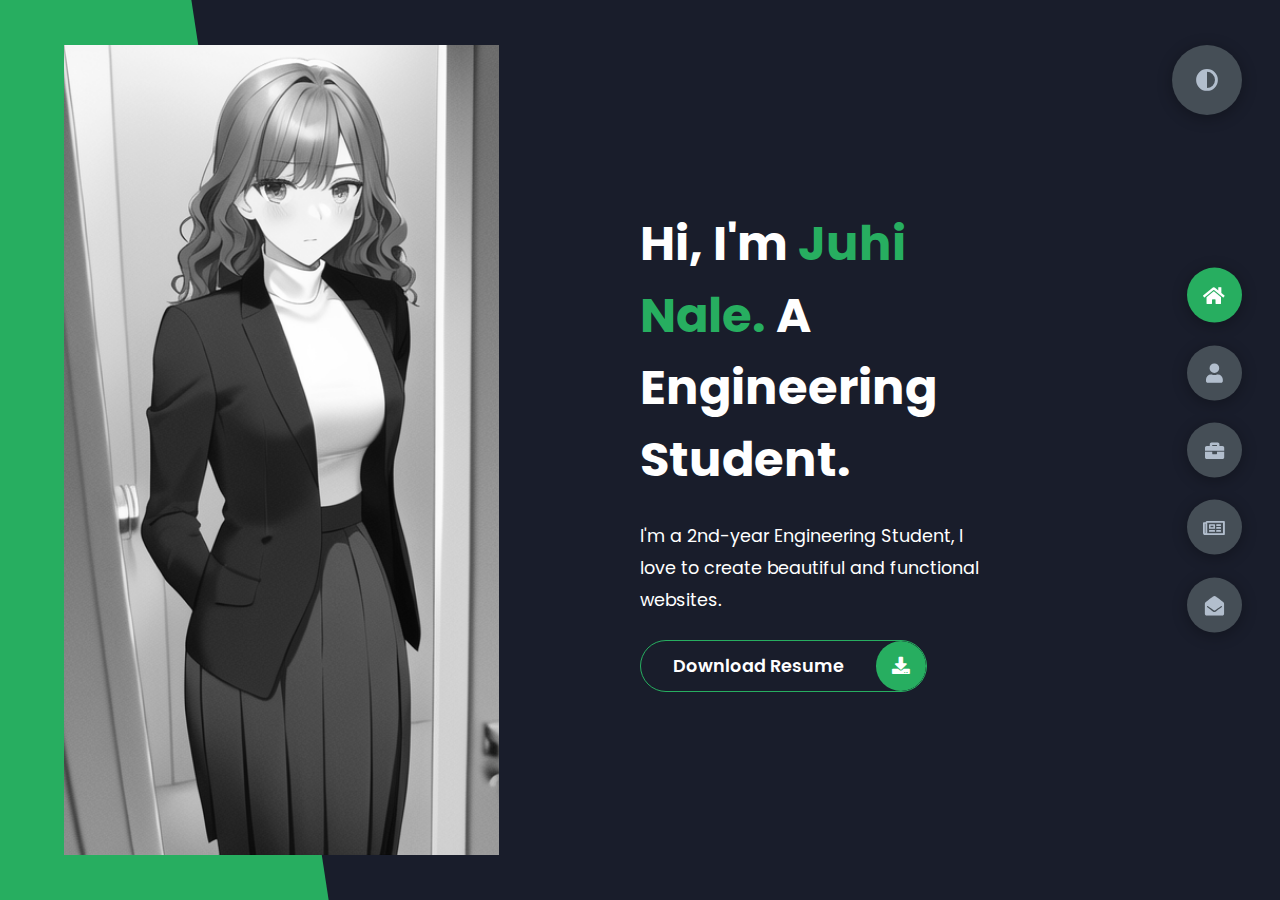
<file: portfolio/index.html>
<!DOCTYPE html>
<html lang="en">
<head>
    <meta charset="UTF-8">
    <meta http-equiv="X-UA-Compatible" content="IE=edge">
    <meta name="viewport" content="width=device-width, initial-scale=1.0">
    <title>Portfolio</title>
    <link rel="stylesheet" href="styles.css">
    <link rel="preconnect" href="https://fonts.googleapis.com">
    <link rel="preconnect" href="https://fonts.gstatic.com" crossorigin>
    <link rel="stylesheet" href="https://cdnjs.cloudflare.com/ajax/libs/font-awesome/5.15.4/css/all.min.css" integrity="sha512-1ycn6IcaQQ40/MKBW2W4Rhis/DbILU74C1vSrLJxCq57o941Ym01SwNsOMqvEBFlcgUa6xLiPY/NS5R+E6ztJQ==" crossorigin="anonymous" referrerpolicy="no-referrer" />
    <link href="https://fonts.googleapis.com/css2?family=Poppins:wght@400;500;600;700;800&display=swap" rel="stylesheet">
</head>
<body class="main-content">
    <header class="container header active" id="home">
        <div class="header-content">
            <div class="left-header">
                <div class="h-shape"></div>
                <div class="image">
                    <img src="girl.png" alt="">
                </div>
            </div>
            <div class="right-header">
                <h1 class="name">
                    Hi, I'm <span>Juhi Nale.</span>
                    A Engineering Student.
                </h1>
                <p>
                    I'm a 2nd-year Engineering Student, I love to create beautiful and functional websites.
                    
                </p>
                <div class="btn-con">
                    <a href="resume.pdf" class="main-btn">
                       <span class="btn-text">Download Resume</span>
                        <span class="btn-icon"><i class="fas fa-download"></i></span>
                    </a>
                </div>
            </div>
        </div>
    </header>
    <main>
        <section class="container about" id="about">
            <div class="main-title">
                
                <h2>About <span>me</span><span class="bg-text">my status</span></h2>
            </div>
            <div class="about-container">
                <div class="left-about">
                    <h4>Information About me</h4>
                    <p>
                        
                        As a passionate and dedicated 2nd-year Computer Engineering student, 
                        I am driven by a relentless curiosity for technology and a fervent desire to contribute meaningfully to the field. 
                        My academic journey has equipped me with a solid foundation in both hardware and software aspects of computer engineering, 
                        laying the groundwork for a future enriched with innovation.
                    </p>
                    <div class="btn-con">
                        <a href="resume.pdf" class="main-btn">
                            <span class="btn-text">Download Resume</span>
                            <span class="btn-icon"><i class="fas fa-download"></i></span>
                        </a>
                    </div>
                </div>
                
 </div>
                    </div>
                </div>
            </div>
            <div class="about-stats">
                <h4 class="stat-title">My Skills</h4>
                <div class="progress-bars">
                    <div class="progress-bar">
                        <p class="prog-title">html</p>
                        <div class="progress-con">
                            <p class="prog-text">80%</p>
                            <div class="progress">
                                <span class="html"></span>
                            </div>
                        </div>
                    </div>
                    <div class="progress-bar">
                        <p class="prog-title">css</p>
                        <div class="progress-con">
                            <p class="prog-text">70%</p>
                            <div class="progress">
                                <span class="css"></span>
                            </div>
                        </div>
                    </div>
                    <div class="progress-bar">
                        <p class="prog-title">javascript</p>
                        <div class="progress-con">
                            <p class="prog-text">75%</p>
                            <div class="progress">
                                <span class="js"></span>
                            </div>
                        </div>
                    </div>
                   
                    <div class="progress-bar">
                        <p class="prog-title">Python</p>
                        <div class="progress-con">
                            <p class="prog-text">70%</p>
                            <div class="progress">
                                <span class="python"></span>
                            </div>
                        </div>
                    </div>
                </div>
            </div>
            
        </section>
        
        <section class="container" id="portfolio">
            <div class="main-title">
                <h2>Completed <span>Courses</span><span class="bg-text">Completed Courses</span></h2>
            </div>
            
            <div class="portfolios">
                
                <div class="portfolio-item">
                    <div class="image">
                        <img src="jdk.jpg" alt="">
                    </div>
                    <div class="hover-items">
                        <h3>Java Programming Fundamentals</h3>
                        <div class="icons">
                            <a href="#" class="icon">
                                <i class="fab fa-github"></i>
                            </a>
                            <a href="#" class="icon">
                                <i class="fab fa-behance"></i>
                            </a>
                            <a href="#" class="icon">
                                <i class="fab fa-youtube"></i>
                            </a>
                        </div>
                    </div>
                </div>
        
                   
            </div>


        </div>
            
        <div class="portfolios">
            
            <div class="portfolio-item">
            
                <div class="image">
                   <img src="C_Programming.png" alt="">
                </div>
                <div class="hover-items">
                    <h3> C Programming </h3>
                    <div class="icons">
                        <a href="#" class="icon">
                            <i class="fab fa-github"></i>
                        </a>
                        <a href="#" class="icon">
                            <i class="fab fa-behance"></i>
                        </a>
                        <a href="#" class="icon">
                            <i class="fab fa-youtube"></i>
                        </a>
                    </div>
                </div>
            </div>
        
    
               
        </div>
        </section>
        <section class="container" id="blogs">
            <div class="blogs-content">
                <div class="main-title">
                    <h2>My<span>Project</span><span class="bg-text">My Project</span></h2>
                </div>
                <div class="blogs">
                    <div class="blog">
                        <img src="mental.png" alt="">
                        <div class="blog-text">
                            <h4>
                                Mental Disorder Identifier
                            </h4>
                            <p>
                                Navigate mental health with the Mental Health Identifier Hub, unlocking self-awareness and resilience through resources and insights.
                            </p>
                        </div>
                    </div>
                    <div class="blog">
                        <img src="lib.png" alt="">
                        <div class="blog-text">
                            <h4>
                                Library Management System
                            </h4>
                            <p>
                                
                                Developed a Java-based GUI library management system for a course project in semester 3.
                            </p>
                        </div>
                    </div>
                    <div class="blog">
                        <img src="phonebook.png" alt="">
                        <div class="blog-text">
                            <h4>
                               Phone Book
                            </h4>
                            <p>
                                Designed a phone book system using advanced data structures for a course project in data structures.
                            </p>
                        </div>
                    </div>
                   
                    <div class="blog">
                        <img src="Abacus.png" alt="">
                        <div class="blog-text">
                            <h4>
                               ABACUS
                            </h4>
                            <p>
                                Contributed to Abacus, a college product showcase committee, showcasing and promoting various products and innovations.
                            </p>
                        </div>
                    </div>
                    <div class="blog">
                        <img src="caligraphy.png" alt="">
                        <div class="blog-text">
                            <h4>
                               Caligraphy
                            </h4>
                            <p>
                              
                             Crafted a calligraphy-based project in computer graphics as part of a course assignment.
                            </p>
                        </div>
                    </div>
                </div>
            </div>
        </section>
        <section class="container contact" id="contact">
            <div class="contact-container">
                <div class="main-title">
                    <h2>Contact <span>Me</span><span class="bg-text">Contact</span></h2>
                </div>
                <div class="contact-content-con">
                    <div class="left-contact">
                        <h4>Contact me here</h4>
                        
                        <div class="contact-info">
                            <div class="contact-item">
                                <div class="icon">
                                    <i class="fas fa-map-marker-alt"></i>
                                    <span>Location: Mumbai</span>
                                </div>
                               
                            </div>
                            <div class="contact-item">
                                <div class="icon">
                                    <i class="fas fa-envelope"></i>
                                    <span>Email : nalejuhi@gmail.com</span>
                                </div>
                                
                            </div>
                            <div class="contact-item">
                                <div class="icon">
                                    <i class="fas fa-user-graduate"></i>
                                    <span>Education : Persuing B.E. from Mumbai University</span>
                                </div>
                                
                            </div>
                            <div class="contact-item">
                                <div class="icon">
                                    <i class="fas fa-user-graduate"></i>
                                    <span>Mobile Number:+91-8149538712 </span>
                                </div>
                                
                            </div>
                            <div class="contact-item">
                                <div class="icon">
                                    <i class="fas fa-globe-africa"></i>
                                    <span>Languages: English , Marathi , Hindi</span>
                                </div>
                                
                            </div>
                        </div>
                        <div class="contact-icons">
                            <div class="contact-icon">
                                <a href="www.facebook.com" target="_blank">
                                    <i class="fab fa-facebook-f"></i>
                                </a>
                                
                                <a href="#" target="_blank">
                                    <i class="fab fa-github"></i>
                                </a>
                                <a href="#" target="_blank">
                                    <i class="fab fa-youtube"></i>
                                </a>
                            </div>
                        </div>
                    </div>
                    <div class="right-contact">
                        <form action="" class="contact-form">
                            <div class="input-control i-c-2">
                                <input type="text" required placeholder="YOUR NAME">
                                <input type="email" required placeholder="YOUR EMAIL">
                            </div>
                            <div class="input-control">
                                <input type="text" required placeholder="ENTER SUBJECT">
                            </div>
                            <div class="input-control">
                                <textarea name="" id="" cols="15" rows="8" placeholder="Message Here..."></textarea>
                            </div>
                            <div class="submit-btn">
                                <a href="#" class="main-btn">
                                    <span class="btn-text">Send</span>
                                    
                                </a>
                            </div>
                        </form>
                    </div>
                </div>
            </div>
        </section>
    </main>

    <div class="controls">
        <div class="control active-btn" data-id="home" >
            <i class="fas fa-home"></i>
        </div>
        <div class="control" data-id="about">
            <i class="fas fa-user"></i>
        </div>
        <div class="control" data-id="portfolio">
            <i class="fas fa-briefcase"></i>
        </div>
        <div class="control" data-id="blogs">
            <i class="far fa-newspaper"></i>
        </div>
        <div class="control" data-id="contact">
            <i class="fas fa-envelope-open"></i>
        </div>
    </div>
    <div class="theme-btn">
        <i class="fas fa-adjust"></i>
    </div>
    <script src="app.js"></script>
</body>
</html>
</file>
<file: portfolio/styles.css>
* {
    margin: 0;
    padding: 0;
    box-sizing: border-box;
    list-style: none;
  }
  
  :root {
    --color-primary: #191d2b;
    --color-secondary: #27AE60;
    --color-white: #FFFFFF;
    --color-black: #000;
    --color-grey0: #f8f8f8;
    --color-grey-1: #dbe1e8;
    --color-grey-2: #b2becd;
    --color-grey-3: #6c7983;
    --color-grey-4: #454e56;
    --color-grey-5: #2a2e35;
    --color-grey-6: #12181b;
    --br-sm-2: 14px;
    --box-shadow-1: 0 3px 15px rgba(0,0,0,.3);
  }
  
  .light-mode {
    --color-primary: #FFFFFF;
    --color-secondary: #F56692;
    --color-white: #454e56;
    --color-black: #000;
    --color-grey0: #f8f8f8;
    --color-grey-1: #6c7983;
    --color-grey-2: #6c7983;
    --color-grey-3: #6c7983;
    --color-grey-4: #454e56;
    --color-grey-5: #f8f8f8;
    --color-grey-6: #12181b;
  }
  
  body {
    background-color: var(--color-primary);
    font-family: "Poppins", sans-serif;
    font-size: 1.1rem;
    color: var(--color-white);
    transition: all 0.4s ease-in-out;
  }
  
  a {
    display: inline-block;
    text-decoration: none;
    color: inherit;
    font-family: inherit;
  }
  
  header {
    min-height: 100vh;
    color: var(--color-white);
    overflow: hidden;
    padding: 0 !important;
  }
  
  section {
    min-height: 100vh;
    width: 100%;
    position: absolute;
    left: 0;
    top: 0;
    padding: 3rem 18rem;
  }
  
  .container {
    display: none;
    transform: translateY(-100%) scale(0);
    transition: all 0.4s ease-in-out;
    background-color: var(--color-primary);
  }
  
  .active {
    display: block;
    animation: appear 1s ease-in-out;
    transform: translateY(0) scaleY(1);
  }
  @keyframes appear {
    0% {
      transform: translateY(-100%) scaleY(0);
    }
    100% {
      transform: translateY(0) scaleY(1);
    }
  }
  
  .controls {
    position: fixed;
    z-index: 10;
    top: 50%;
    right: 3%;
    display: flex;
    flex-direction: column;
    align-items: center;
    justify-content: center;
    transform: translateY(-50%);
  }
  .controls .control {
    padding: 1rem;
    cursor: pointer;
    background-color: var(--color-grey-4);
    width: 55px;
    height: 55px;
    border-radius: 50%;
    display: flex;
    justify-content: center;
    align-items: center;
    margin: 0.7rem 0;
    box-shadow: var(--box-shadow-1);
  }
  .controls .control i {
    font-size: 1.2rem;
    color: var(--color-grey-2);
    pointer-events: none;
  }
  .controls .active-btn {
    background-color: var(--color-secondary);
    transition: all 0.4s ease-in-out;
  }
  .controls .active-btn i {
    color: var(--color-white);
  }
  
  .theme-btn {
    top: 5%;
    right: 3%;
    width: 70px;
    height: 70px;
    border-radius: 50%;
    background-color: var(--color-grey-4);
    cursor: pointer;
    position: fixed;
    display: flex;
    justify-content: center;
    align-items: center;
    box-shadow: 0 3px 15px rgba(0, 0, 0, 0.3);
    transition: all 0.1s ease-in-out;
  }
  .theme-btn:active {
    transform: translateY(-3px);
  }
  .theme-btn i {
    font-size: 1.4rem;
    color: var(--color-grey-2);
    pointer-events: none;
  }
  
  /*Header-content*/
  .header-content {
    display: grid;
    grid-template-columns: repeat(2, 1fr);
    min-height: 100vh;
  }
  .header-content .left-header {
    display: flex;
    align-items: center;
    position: relative;
  }
  .header-content .left-header .h-shape {
    transition: all 0.4s ease-in-out;
    width: 65%;
    height: 100%;
    background-color: var(--color-secondary);
    position: absolute;
    left: 0;
    top: 0;
    z-index: -1;
    clip-path: polygon(0 0, 46% 0, 79% 100%, 0% 100%);
  }
  .header-content .left-header .image {
    border-radius: var(--br-sm-2);
    height: 90%;
    width: 68%;
    margin-left: 4rem;
    background-color: var(--color-black);
    transition: all 0.4s ease-in-out;
  }
  .header-content .left-header .image img {
    width: 100%;
    height: 100%;
    object-fit: cover;
    transition: all 0.4s ease-in-out;
    filter: grayscale(100%);
  }
  .header-content .left-header .image img:hover {
    filter: grayscale(0);
  }
  .header-content .right-header {
    display: flex;
    flex-direction: column;
    justify-content: center;
    padding-right: 18rem;
  }
  .header-content .right-header .name {
    font-size: 3rem;
  }
  .header-content .right-header .name span {
    color: var(--color-secondary);
  }
  .header-content .right-header p {
    margin: 1.5rem 0;
    line-height: 2rem;
  }
  
  /*About*/
  .about-container {
    display: grid;
    grid-template-columns: repeat(2, 1fr);
    padding-top: 3.5rem;
    padding-bottom: 5rem;
  }
  .about-container .right-about {
    display: grid;
    grid-template-columns: repeat(2, 1fr);
    grid-gap: 2rem;
  }
  .about-container .right-about .about-item {
    border: 1px solid var(--color-grey-5);
    border-radius: 5px;
    transition: all 0.4s ease-in-out;
    box-shadow: 1px 2px 15px rgba(0, 0, 0, 0.1);
  }
  .about-container .right-about .about-item:hover {
    cursor: default;
    transform: translateY(-5px);
    border: 1px solid var(--color-secondary);
    box-shadow: 1px 4px 15px rgba(0, 0, 0, 0.32);
  }
  .about-container .right-about .about-item .abt-text {
    padding: 1.5rem;
    display: flex;
    flex-direction: column;
  }
  .about-container .right-about .about-item .abt-text .large-text {
    font-size: 3rem;
    font-weight: 700;
    color: var(--color-secondary);
  }
  .about-container .right-about .about-item .abt-text .small-text {
    padding-left: 3rem;
    position: relative;
    text-transform: uppercase;
    font-size: 1.2rem;
    color: var(--color-grey-1);
    letter-spacing: 2px;
  }
  .about-container .right-about .about-item .abt-text .small-text::before {
    content: "";
    position: absolute;
    left: 0;
    top: 15px;
    width: 2rem;
    height: 2px;
    background-color: var(--color-grey-5);
  }
  .about-container .left-about {
    padding-right: 5rem;
  }
  .about-container .left-about p {
    line-height: 2rem;
    padding: 1rem;
    color: var(--color-grey-1);
  }
  .about-container .left-about h4 {
    font-size: 2rem;
    text-transform: uppercase;
  }
  
  .about-stats {
    padding-bottom: 4rem;
  }
  .about-stats .progress-bars {
    display: grid;
    grid-template-columns: repeat(2, 1fr);
    grid-gap: 2rem;
  }
  .about-stats .progress-bars .progress-bar {
    display: flex;
    flex-direction: column;
  }
  .about-stats .progress-bars .progress-bar .prog-title {
    text-transform: uppercase;
    font-weight: 500;
  }
  .about-stats .progress-bars .progress-bar .progress-con {
    display: flex;
    align-items: center;
  }
  .about-stats .progress-bars .progress-bar .progress-con .prog-text {
    color: var(--color-grey-2);
  }
  .about-stats .progress-bars .progress-bar .progress-con .progress {
    width: 100%;
    height: 0.45rem;
    background-color: var(--color-grey-4);
    margin-left: 1rem;
    position: relative;
  }
  .about-stats .progress-bars .progress-bar .progress-con .progress span {
    position: absolute;
    top: 0;
    left: 0;
    height: 100%;
    background-color: var(--color-secondary);
    transition: all 0.4s ease-in-out;
    width: 60%;
  }
  .about-stats .progress-bars .progress-bar .progress-con .progress .html {
    width: 80%;
  }
  .about-stats .progress-bars .progress-bar .progress-con .progress .css {
    width: 95%;
  }
  .about-stats .progress-bars .progress-bar .progress-con .progress .js {
    width: 75%;
  }
  .about-stats .progress-bars .progress-bar .progress-con .progress .react {
    width: 60%;
  }
  .about-stats .progress-bars .progress-bar .progress-con .progress .node {
    width: 87%;
  }
  .about-stats .progress-bars .progress-bar .progress-con .progress .python {
    width: 70%;
  }
  
  .stat-title {
    text-transform: uppercase;
    font-size: 1.4rem;
    text-align: center;
    padding: 3.5rem 0;
    position: relative;
  }
  .stat-title::before {
    content: "";
    position: absolute;
    left: 50%;
    top: 0;
    width: 40%;
    height: 1px;
    background-color: var(--color-grey-5);
    transform: translateX(-50%);
  }
  
  /*Timeline*/
  .timeline {
    display: grid;
    grid-template-columns: repeat(2, 1fr);
    grid-gap: 2rem;
    padding-bottom: 3rem;
  }
  .timeline .timeline-item {
    position: relative;
    padding-left: 3rem;
    border-left: 1px solid var(--color-grey-5);
  }
  .timeline .timeline-item .tl-icon {
    position: absolute;
    left: -27px;
    top: 0;
    background-color: var(--color-secondary);
    width: 50px;
    height: 50px;
    border-radius: 50%;
    display: flex;
    align-items: center;
    justify-content: center;
  }
  .timeline .timeline-item .tl-icon i {
    font-size: 1.3rem;
  }
  .timeline .timeline-item .tl-duration {
    padding: 0.2rem 0.6rem;
    background-color: var(--color-grey-5);
    border-radius: 15px;
    display: inline-block;
    font-size: 0.8rem;
    text-transform: uppercase;
    font-weight: 500;
  }
  .timeline .timeline-item h5 {
    padding: 1rem 0;
    text-transform: uppercase;
    font-size: 1.3rem;
    font-weight: 600;
  }
  .timeline .timeline-item h5 span {
    color: var(--color-grey-2);
    font-weight: 500;
    font-size: 1.2rem;
  }
  .timeline .timeline-item p {
    color: var(--color-grey-2);
  }
  
  .port-text {
    padding: 2rem 0;
    text-align: center;
  }
  
  .portfolios {
    display: grid;
    grid-template-columns: repeat(3, 1fr);
    grid-gap: 2rem;
    margin-top: 3rem;
  }
  .portfolios .portfolio-item {
    position: relative;
    border-radius: 15px;
  }
  .portfolios .portfolio-item img {
    width: 100%;
    height: 300px;
    object-fit: cover;
    border-radius: 15px;
  }
  .portfolios .portfolio-item .hover-items {
    width: 100%;
    height: 100%;
    background-color: var(--color-secondary);
    position: absolute;
    left: 0;
    top: 0;
    border-radius: 15px;
    display: flex;
    justify-content: center;
    align-items: center;
    flex-direction: column;
    opacity: 0;
    transform: scale(0);
    transition: all 0.4s ease-in-out;
  }
  .portfolios .portfolio-item .hover-items h3 {
    font-size: 1.5rem;
    color: var(--color-white);
    margin-bottom: 1.5rem;
  }
  .portfolios .portfolio-item .hover-items .icons {
    display: flex;
    justify-content: center;
    align-items: center;
  }
  .portfolios .portfolio-item .hover-items .icons .icon {
    background-color: var(--color-primary);
    border-radius: 50%;
    width: 50px;
    height: 50px;
    display: flex;
    align-items: center;
    justify-content: center;
    margin: 0 1rem;
    cursor: pointer;
    transition: all 0.4s ease-in-out;
  }
  .portfolios .portfolio-item .hover-items .icons .icon i {
    font-size: 1.5rem;
    color: var(--color-white);
    margin: 0 1rem;
  }
  .portfolios .portfolio-item .hover-items .icons .icon:hover {
    background-color: var(--color-white);
  }
  .portfolios .portfolio-item .hover-items .icons .icon:hover i {
    color: var(--color-primary);
  }
  
  .portfolio-item:hover .hover-items {
    opacity: 1;
    transform: scale(1);
  }
  
  .blogs {
    display: grid;
    grid-template-columns: repeat(3, 1fr);
    grid-gap: 2rem;
    margin-top: 3rem;
  }
  .blogs .blog {
    position: relative;
    background-color: var(--color-grey-5);
    border-radius: 5px;
    box-shadow: 1px 1px 20px rgba(0, 0, 0, 0.1);
    transition: all 0.4s ease-in-out;
  }
  .blogs .blog:hover {
    box-shadow: 1px 1px 20px rgba(0, 0, 0, 0.3);
    transform: translateY(-5px);
    transition: all 0.4s ease-in-out;
  }
  .blogs .blog:hover img {
    filter: grayscale(0);
    transform: scale(1.1);
    box-shadow: 0px 4px 15px rgba(0, 0, 0, 0.8);
  }
  .blogs .blog img {
    width: 100%;
    height: 300px;
    object-fit: cover;
    border-top-left-radius: 5px;
    border-top-right-radius: 5px;
    filter: grayscale(100%);
    transition: all 0.4s ease-in-out;
  }
  .blogs .blog .blog-text {
    margin-top: -7px;
    padding: 1.1rem;
    border-top: 8px solid var(--color-secondary);
  }
  .blogs .blog .blog-text h4 {
    font-size: 1.5rem;
    margin-bottom: 0.7rem;
    transition: all 0.4s ease-in-out;
    cursor: pointer;
  }
  .blogs .blog .blog-text h4:hover {
    color: var(--color-secondary);
  }
  .blogs .blog .blog-text p {
    color: var(--color-grey-2);
    line-height: 2rem;
    padding-bottom: 1rem;
  }
  
  .contact-content-con {
    display: flex;
    padding-top: 3.5rem;
  }
  .contact-content-con .left-contact {
    flex: 2;
  }
  .contact-content-con .left-contact h4 {
    margin-top: 1rem;
    font-size: 2rem;
    text-transform: uppercase;
  }
  .contact-content-con .left-contact p {
    margin: 1rem 0;
    line-height: 2rem;
  }
  .contact-content-con .left-contact .contact-info .contact-item {
    display: flex;
    align-items: center;
    justify-content: space-between;
  }
  .contact-content-con .left-contact .contact-info .contact-item p {
    margin: 0.3rem 0 !important;
    padding: 0 !important;
  }
  .contact-content-con .left-contact .contact-info .contact-item .icon {
    display: grid;
    grid-template-columns: 40px 1fr;
  }
  .contact-content-con .left-contact .contact-info .contact-item .icon i {
    display: flex;
    align-items: center;
    font-size: 1.3rem;
  }
  .contact-content-con .left-contact .contact-icon {
    display: flex;
    margin-top: 2rem;
  }
  .contact-content-con .left-contact .contact-icon a {
    display: flex;
    align-items: center;
    color: var(--color-white);
    background-color: var(--color-grey-5);
    cursor: pointer;
    justify-content: center;
    width: 50px;
    height: 50px;
    border-radius: 50%;
    margin: 0 0.4rem;
    transition: all 0.4s ease-in-out;
  }
  .contact-content-con .left-contact .contact-icon a:hover {
    background-color: var(--color-secondary);
  }
  .contact-content-con .left-contact .contact-icon a:hover i {
    color: var(--color-primary);
  }
  .contact-content-con .left-contact .contact-icon a i {
    display: flex;
    align-items: center;
    justify-content: center;
    font-size: 1.3rem;
  }
  .contact-content-con .right-contact {
    flex: 3;
    margin-left: 3rem;
  }
  .contact-content-con .right-contact .input-control {
    margin: 1.5rem 0;
  }
  .contact-content-con .right-contact .input-control input, .contact-content-con .right-contact .input-control textarea {
    border-radius: 30px;
    font-weight: inherit;
    font-size: inherit;
    font-family: inherit;
    padding: 0.8rem 1.1rem;
    outline: none;
    border: none;
    background-color: var(--color-grey-5);
    width: 100%;
    color: var(--color-white);
    resize: none;
  }
  .contact-content-con .right-contact .i-c-2 {
    display: flex;
  }
  .contact-content-con .right-contact .i-c-2 :last-child {
    margin-left: 1.5rem;
  }
  .contact-content-con .right-contact .submit-btn {
    display: flex;
    justify-content: flex-start;
  }
  
  /*Independed components*/
  .btn-con {
    display: flex;
    align-self: flex-start;
  }
  
  .main-btn {
    border-radius: 30px;
    color: inherit;
    font-weight: 600;
    position: relative;
    border: 1px solid var(--color-secondary);
    display: flex;
    align-self: flex-start;
    align-items: center;
    overflow: hidden;
  }
  .main-btn .btn-text {
    padding: 0 2rem;
  }
  .main-btn .btn-icon {
    background-color: var(--color-secondary);
    display: flex;
    align-items: center;
    justify-content: center;
    border-radius: 50%;
    padding: 1rem;
  }
  .main-btn::before {
    content: "";
    position: absolute;
    top: 0;
    right: 0;
    transform: translateX(100%);
    transition: all 0.4s ease-out;
    z-index: -1;
  }
  .main-btn:hover {
    transition: all 0.4s ease-out;
  }
  .main-btn:hover::before {
    width: 100%;
    height: 100%;
    background-color: var(--color-secondary);
    transform: translateX(0);
    transition: all 0.4s ease-out;
  }
  
  .main-title {
    text-align: center;
  }
  .main-title h2 {
    position: relative;
    text-transform: uppercase;
    font-size: 4rem;
    font-weight: 700;
  }
  .main-title h2 span {
    color: var(--color-secondary);
  }
  .main-title h2 .bg-text {
    position: absolute;
    top: 50%;
    left: 50%;
    color: var(--color-grey-5);
    transition: all 0.4s ease-in-out;
    z-index: -1;
    transform: translate(-50%, -50%);
    font-weight: 800;
    font-size: 6.3rem;
  }
  
  .about-container .left-about p {
    padding-left: 0;
  }
  
  @media screen and (max-width: 600px) {
    header {
      padding: 0 !important;
    }
  
    .theme-btn {
      width: 50px;
      height: 50px;
    }
  
    .header-content {
      grid-template-columns: repeat(1, 1fr);
      padding-bottom: 6rem;
    }
  
    .left-header .h-shape {
      display: none;
    }
  
    .right-header {
      grid-row: 1;
      padding-right: 0rem !important;
      width: 90%;
      margin: 0 auto;
    }
    .right-header .name {
      font-size: 2.5rem !important;
      text-align: center;
      padding-top: 3rem;
    }
  
    .header-content .left-header .image {
      margin: 0 auto;
      width: 90%;
    }
  
    .controls {
      top: auto;
      bottom: 0;
      flex-direction: row;
      justify-content: center;
      left: 50%;
      transform: translateX(-50%);
      width: 100%;
      background-color: var(--color-grey-5);
    }
    .controls .control {
      margin: 1rem 0.3rem;
    }
  
    .about-container {
      grid-template-columns: repeat(1, 1fr);
    }
    .about-container .right-about {
      grid-template-columns: repeat(1, 1fr);
      padding-top: 2.5rem;
    }
    .about-container .left-about {
      padding-right: 0;
    }
    .about-container .left-about p {
      padding-left: 0;
    }
  
    .timeline {
      grid-template-columns: repeat(1, 1fr);
      padding-bottom: 6rem;
    }
  
    .container {
      padding: 2rem 2.5rem !important;
    }
  
    .about-stats .progress-bars {
      grid-template-columns: repeat(1, 1fr);
    }
  
    .portfolios {
      grid-template-columns: repeat(1, 1fr);
      padding-bottom: 6rem;
      margin-top: 1rem;
    }
  
    .blogs {
      grid-template-columns: repeat(1, 1fr);
      padding-bottom: 6rem;
    }
  
    .contact-content-con {
      flex-direction: column;
    }
    .contact-content-con .right-contact {
      margin-left: 0;
      margin-top: 2.5rem;
    }
  
    .contact-content-con .right-contact .i-c-2 {
      flex-direction: column;
    }
  
    .contact-content-con .right-contact .i-c-2 :last-child {
      margin-left: 0;
      margin-top: 1.5rem;
    }
  
    .contact-content-con .right-contact {
      margin-bottom: 6rem;
    }
  
    .contact-item {
      flex-direction: column;
      margin: 1rem 0;
    }
    .contact-item p {
      font-size: 15px;
      color: var(--color-grey-2);
    }
    .contact-item span {
      font-size: 15px;
    }
    .contact-item .icon {
      grid-template-columns: 25px 1fr;
    }
  
    .main-title h2 {
      font-size: 2rem;
    }
    .main-title h2 span {
      font-size: 2.3rem;
    }
    .main-title h2 .bg-text {
      font-size: 2.3rem;
    }
  }
  @media screen and (max-width: 1432px) {
    .container {
      padding: 7rem 11rem;
    }
  
    .contact-content-con {
      flex-direction: column;
    }
    .contact-content-con .right-contact {
      margin-left: 0;
      margin-top: 2.5rem;
    }
  
    .contact-content-con .right-contact .i-c-2 {
      flex-direction: column;
    }
  
    .contact-content-con .right-contact .i-c-2 :last-child {
      margin-left: 0;
      margin-top: 1.5rem;
    }
  
    .contact-content-con .right-contact {
      margin-bottom: 6rem;
    }
  
    .main-title h2 .bg-text {
      font-size: 5.5rem;
    }
  }
  @media screen and (max-width: 1250px) {
    .blogs {
      grid-template-columns: repeat(2, 1fr);
      margin-top: 6rem;
    }
  
    .portfolios {
      grid-template-columns: repeat(2, 1fr);
    }
  
    .header-content .right-header {
      padding-right: 9rem;
    }
  }
  @media screen and (max-width: 660px) {
    .blogs {
      grid-template-columns: repeat(1, 1fr);
    }
  
    .portfolios {
      grid-template-columns: repeat(1, 1fr);
    }
  }
  @media screen and (max-width: 1070px) {
    .about-container {
      grid-template-columns: repeat(1, 1fr);
    }
    .about-container .right-about {
      padding-top: 2.5rem;
    }
  
    .main-title h2 {
      font-size: 4rem;
    }
    .main-title h2 span {
      font-size: 4rem;
    }
    .main-title h2 .bg-text {
      font-size: 4.5rem;
    }
  }
  @media screen and (max-width: 970px) {
    .container {
      padding: 7rem 6rem;
    }
  
    .about-container .left-about {
      padding-right: 0rem;
    }
  
    .header-content {
      grid-template-columns: repeat(1, 1fr);
      padding-bottom: 6rem;
    }
  
    .left-header .h-shape {
      display: none;
    }
    .left-header .image {
      width: 90% !important;
      margin: 0 auto !important;
    }
  
    .right-header {
      grid-row: 1;
      padding-right: 0rem !important;
      width: 90%;
      margin: 0 auto;
    }
    .right-header .name {
      font-size: 2.5rem !important;
      text-align: center;
      padding-top: 3rem;
    }
  }
  @media screen and (max-width: 700px) {
    .container {
      padding: 7rem 3rem;
    }
  
    .about-stats .progress-bars {
      grid-template-columns: repeat(1, 1fr);
    }
  
    .about-container .right-about {
      grid-template-columns: repeat(1, 1fr);
    }
  
    .timeline {
      grid-template-columns: repeat(1, 1fr);
    }
  
    .main-title h2 {
      font-size: 3rem;
    }
    .main-title h2 span {
      font-size: 3rem;
    }
    .main-title h2 .bg-text {
      font-size: 4rem;
    }
  }
  
  /*# sourceMappingURL=styles.css.map */
</file>
